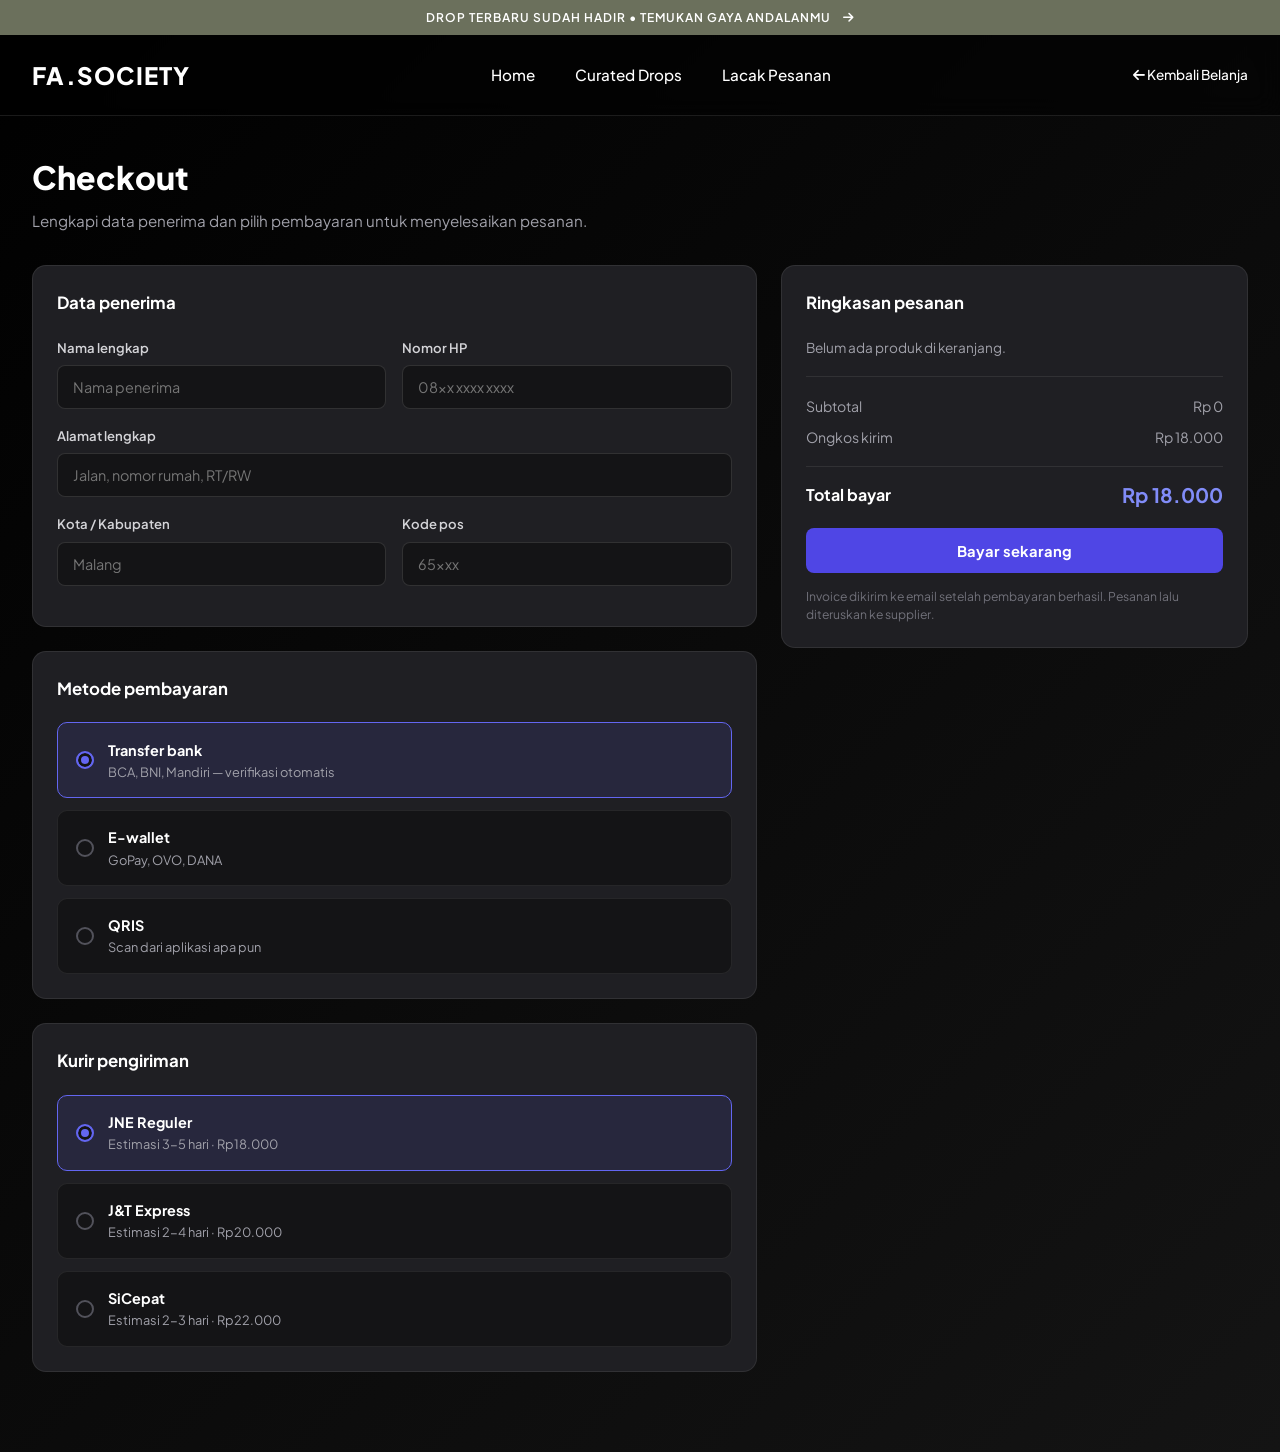
<file: checkout.html>
<!DOCTYPE html>
<html lang="id">
<head>
    <meta charset="UTF-8">
    <meta name="viewport" content="width=device-width, initial-scale=1.0">
    <title>Checkout — FA.SOCIETY</title>
    <link rel="preconnect" href="https://fonts.googleapis.com">
    <link rel="preconnect" href="https://fonts.gstatic.com" crossorigin>
    <link href="https://fonts.googleapis.com/css2?family=Plus+Jakarta+Sans:wght@400;500;600;700;800&display=swap" rel="stylesheet">
    <link rel="stylesheet" href="https://cdnjs.cloudflare.com/ajax/libs/font-awesome/6.4.0/css/all.min.css">
    <link rel="stylesheet" href="style.css">
</head>
<body>

    <!-- HEADER SAMA SEPERTI LANDING PAGE -->
    <header>
        <div class="announcement-bar">
            <p>DROP TERBARU SUDAH HADIR <span>•</span> TEMUKAN GAYA ANDALANMU</p>
            <a href="index.html#products" aria-label="Lihat koleksi terbaru"><i class="fa-solid fa-arrow-right"></i></a>
        </div>
        <div class="container navbar">
            <a href="index.html" class="logo">FA<span>.SOCIETY</span></a>
            <ul class="nav-menu">
                <li><a href="index.html" class="nav-link">Home</a></li>
                <li><a href="index.html#products" class="nav-link">Curated Drops</a></li>
                <li><a href="tracking.html" class="nav-link">Lacak Pesanan</a></li>
            </ul>
            <div class="nav-icons">
                <a href="index.html" class="nav-link" style="font-size: 0.85rem;">
                    <i class="fa-solid fa-arrow-left"></i> Kembali Belanja
                </a>
            </div>
        </div>
    </header>

    <!-- KONTEN CHECKOUT -->
    <main class="page-wrapper">
        <div class="container">
            <div class="page-title-area">
                <h1>Checkout</h1>
                <p>Lengkapi data penerima dan pilih pembayaran untuk menyelesaikan pesanan.</p>
            </div>

            <form id="checkoutForm" class="checkout-grid">
                <!-- KOLOM KIRI -->
                <div class="checkout-left">
                    <!-- Card 1: Data Penerima -->
                    <div class="dark-card">
                        <h3>Data penerima</h3>
                        <div class="form-row">
                            <div class="form-group">
                                <label for="custName">Nama lengkap</label>
                                <input type="text" id="custName" placeholder="Nama penerima" required>
                            </div>
                            <div class="form-group">
                                <label for="custPhone">Nomor HP</label>
                                <input type="tel" id="custPhone" placeholder="08xx xxxx xxxx" required>
                            </div>
                        </div>
                        <div class="form-group">
                            <label for="custAddress">Alamat lengkap</label>
                            <input type="text" id="custAddress" placeholder="Jalan, nomor rumah, RT/RW" required>
                        </div>
                        <div class="form-row">
                            <div class="form-group">
                                <label for="custCity">Kota / Kabupaten</label>
                                <input type="text" id="custCity" placeholder="Malang" required>
                            </div>
                            <div class="form-group">
                                <label for="custPostal">Kode pos</label>
                                <input type="text" id="custPostal" placeholder="65xxx" required>
                            </div>
                        </div>
                    </div>

                    <!-- Card 2: Metode Pembayaran -->
                    <div class="dark-card">
                        <h3>Metode pembayaran</h3>
                        <div class="radio-list">
                            <label class="radio-box active">
                                <input type="radio" name="payment" value="Transfer bank" checked>
                                <span class="custom-radio"></span>
                                <div class="radio-info">
                                    <strong>Transfer bank</strong>
                                    <span>BCA, BNI, Mandiri — verifikasi otomatis</span>
                                </div>
                            </label>
                            <label class="radio-box">
                                <input type="radio" name="payment" value="E-wallet">
                                <span class="custom-radio"></span>
                                <div class="radio-info">
                                    <strong>E-wallet</strong>
                                    <span>GoPay, OVO, DANA</span>
                                </div>
                            </label>
                            <label class="radio-box">
                                <input type="radio" name="payment" value="QRIS">
                                <span class="custom-radio"></span>
                                <div class="radio-info">
                                    <strong>QRIS</strong>
                                    <span>Scan dari aplikasi apa pun</span>
                                </div>
                            </label>
                        </div>
                    </div>

                    <!-- Card 3: Kurir Pengiriman -->
                    <div class="dark-card">
                        <h3>Kurir pengiriman</h3>
                        <div class="radio-list" id="courierList">
                            <label class="radio-box active">
                                <input type="radio" name="courier" value="JNE Reguler" data-cost="18000" checked>
                                <span class="custom-radio"></span>
                                <div class="radio-info">
                                    <strong>JNE Reguler</strong>
                                    <span>Estimasi 3-5 hari · Rp18.000</span>
                                </div>
                            </label>
                            <label class="radio-box">
                                <input type="radio" name="courier" value="J&T Express" data-cost="20000">
                                <span class="custom-radio"></span>
                                <div class="radio-info">
                                    <strong>J&T Express</strong>
                                    <span>Estimasi 2-4 hari · Rp20.000</span>
                                </div>
                            </label>
                            <label class="radio-box">
                                <input type="radio" name="courier" value="SiCepat" data-cost="22000">
                                <span class="custom-radio"></span>
                                <div class="radio-info">
                                    <strong>SiCepat</strong>
                                    <span>Estimasi 2-3 hari · Rp22.000</span>
                                </div>
                            </label>
                        </div>
                    </div>
                </div>

                <!-- KOLOM KANAN: RINGKASAN PESANAN -->
                <div class="checkout-right">
                    <div class="dark-card sticky-card">
                        <h3>Ringkasan pesanan</h3>
                        <div class="summary-items" id="checkoutItems">
                            <!-- Item dari keranjang dirender oleh JS -->
                        </div>

                        <div class="summary-calc">
                            <div class="calc-row">
                                <span>Subtotal</span>
                                <span id="summarySubtotal">Rp0</span>
                            </div>
                            <div class="calc-row">
                                <span>Ongkos kirim</span>
                                <span id="summaryShipping">Rp18.000</span>
                            </div>
                            <div class="calc-total">
                                <span>Total bayar</span>
                                <span id="summaryTotal">Rp0</span>
                            </div>
                        </div>

                        <button type="submit" class="btn-pay">Bayar sekarang</button>
                        <p class="checkout-note">Invoice dikirim ke email setelah pembayaran berhasil. Pesanan lalu diteruskan ke supplier.</p>
                    </div>
                </div>
            </form>
        </div>
    </main>

    <script src="script.js"></script>
</body>
</html>
</file>
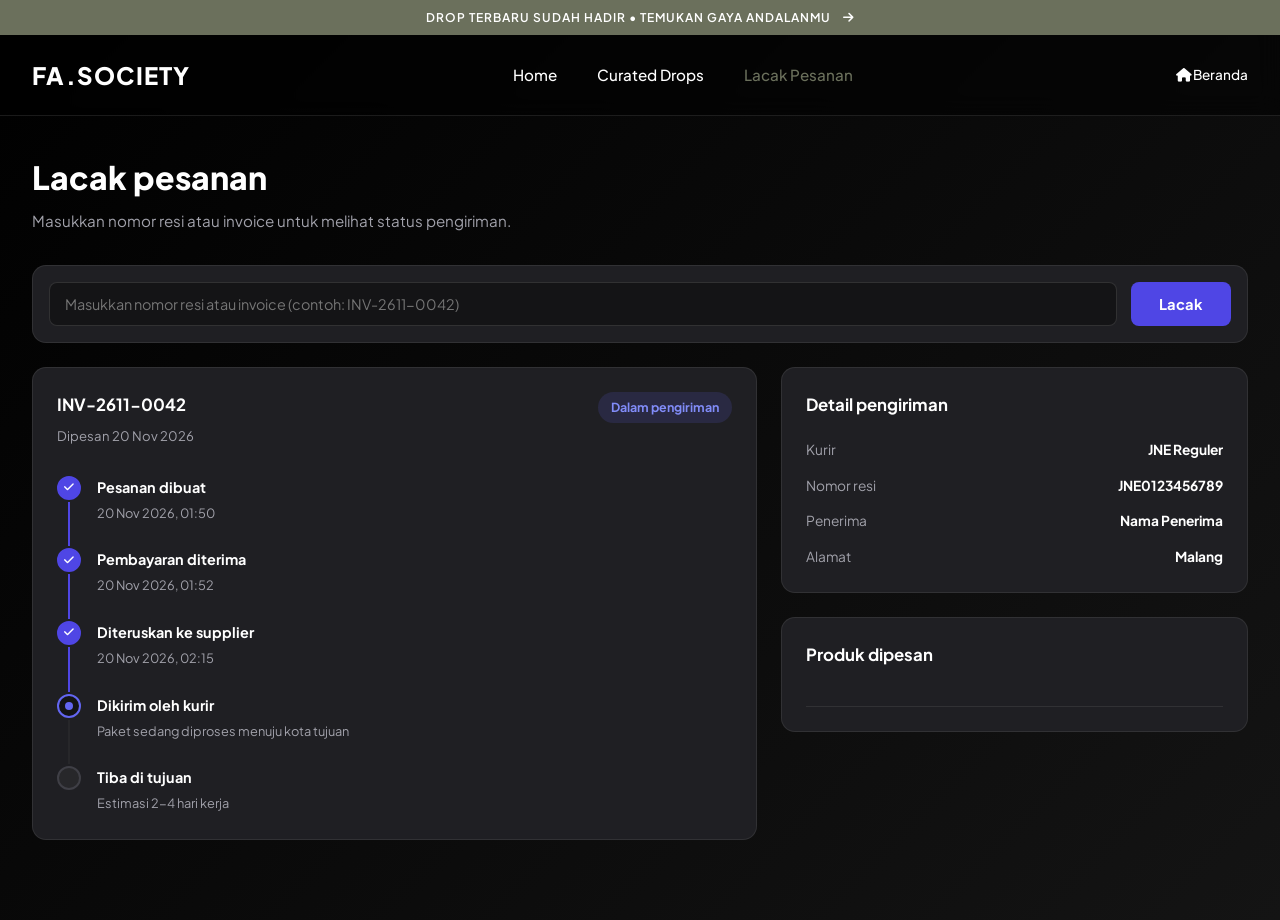
<file: tracking.html>
<!DOCTYPE html>
<html lang="id">
<head>
    <meta charset="UTF-8">
    <meta name="viewport" content="width=device-width, initial-scale=1.0">
    <title>Lacak Pesanan — FA.SOCIETY</title>
    <link rel="preconnect" href="https://fonts.googleapis.com">
    <link rel="preconnect" href="https://fonts.gstatic.com" crossorigin>
    <link href="https://fonts.googleapis.com/css2?family=Plus+Jakarta+Sans:wght@400;500;600;700;800&display=swap" rel="stylesheet">
    <link rel="stylesheet" href="https://cdnjs.cloudflare.com/ajax/libs/font-awesome/6.4.0/css/all.min.css">
    <link rel="stylesheet" href="style.css">
</head>
<body>

    <header>
        <div class="announcement-bar">
            <p>DROP TERBARU SUDAH HADIR <span>•</span> TEMUKAN GAYA ANDALANMU</p>
            <a href="index.html#products" aria-label="Lihat koleksi terbaru"><i class="fa-solid fa-arrow-right"></i></a>
        </div>
        <div class="container navbar">
            <a href="index.html" class="logo">FA<span>.SOCIETY</span></a>
            <ul class="nav-menu">
                <li><a href="index.html" class="nav-link">Home</a></li>
                <li><a href="index.html#products" class="nav-link">Curated Drops</a></li>
                <li><a href="tracking.html" class="nav-link active">Lacak Pesanan</a></li>
            </ul>
            <div class="nav-icons">
                <a href="index.html" class="nav-link" style="font-size: 0.85rem;">
                    <i class="fa-solid fa-house"></i> Beranda
                </a>
            </div>
        </div>
    </header>

    <main class="page-wrapper">
        <div class="container">
            <div class="page-title-area">
                <h1>Lacak pesanan</h1>
                <p>Masukkan nomor resi atau invoice untuk melihat status pengiriman.</p>
            </div>

            <!-- Search Bar Resi -->
            <div class="dark-card track-search-box">
                <input type="text" id="trackingInput" placeholder="Masukkan nomor resi atau invoice (contoh: INV-2611-0042)">
                <button type="button" id="trackBtn" class="btn-pay" style="width: auto; padding: 0.75rem 1.75rem;">Lacak</button>
            </div>

            <!-- PANEL KONTROL STATUS LANGSUNG -->
            <div class="dark-card status-control-card" id="statusControlPanel" style="display: none;">
                <div class="status-control-header">
                    <div>
                        <h3>Update status pesanan</h3>
                        <p>Klik tahap status di bawah untuk memperbarui timeline secara langsung.</p>
                    </div>
                    <span class="status-step-indicator" id="currentStepLabel">Status: Tahap 0/4</span>
                </div>

                <div class="status-note-row">
                    <input type="text" id="statusNoteInput" placeholder="Catatan opsional (contoh: Pembayaran BCA terverifikasi / Paket tiba di Malang)">
                </div>

                <div class="status-btn-group">
                    <button type="button" class="status-step-btn" data-step="0">0. Pesanan dibuat</button>
                    <button type="button" class="status-step-btn" data-step="1">1. Pembayaran diterima</button>
                    <button type="button" class="status-step-btn" data-step="2">2. Diteruskan ke supplier</button>
                    <button type="button" class="status-step-btn" data-step="3">3. Dikirim oleh kurir</button>
                    <button type="button" class="status-step-btn" data-step="4">4. Tiba di tujuan</button>
                </div>
            </div>

            <!-- Grid Hasil Pelacakan -->
            <div class="tracking-grid" id="trackingResult">
                <!-- Kolom Kiri: Timeline -->
                <div class="dark-card">
                    <div class="track-header">
                        <div>
                            <h3 id="trackInvoice" style="margin-bottom: 0.2rem;">INV-2611-0042</h3>
                            <span class="muted-text" id="trackDate">Dipesan 20 Nov 2026</span>
                        </div>
                        <span class="status-badge">Dalam pengiriman</span>
                    </div>

                    <div class="timeline">
                        <div class="timeline-item done">
                            <div class="tl-dot"><i class="fa-solid fa-check"></i></div>
                            <div class="tl-content">
                                <strong>Pesanan dibuat</strong>
                                <span id="tlTime1">20 Nov 2026, 01:50</span>
                            </div>
                        </div>
                        <div class="timeline-item done">
                            <div class="tl-dot"><i class="fa-solid fa-check"></i></div>
                            <div class="tl-content">
                                <strong>Pembayaran diterima</strong>
                                <span id="tlTime2">20 Nov 2026, 01:52</span>
                            </div>
                        </div>
                        <div class="timeline-item done">
                            <div class="tl-dot"><i class="fa-solid fa-check"></i></div>
                            <div class="tl-content">
                                <strong>Diteruskan ke supplier</strong>
                                <span id="tlTime3">20 Nov 2026, 02:15</span>
                            </div>
                        </div>
                        <div class="timeline-item current">
                            <div class="tl-dot"><span class="inner-dot"></span></div>
                            <div class="tl-content">
                                <strong>Dikirim oleh kurir</strong>
                                <span>Paket sedang diproses menuju kota tujuan</span>
                            </div>
                        </div>
                        <div class="timeline-item">
                            <div class="tl-dot"></div>
                            <div class="tl-content">
                                <strong>Tiba di tujuan</strong>
                                <span>Estimasi 2-4 hari kerja</span>
                            </div>
                        </div>
                    </div>
                </div>

                <!-- Kolom Kanan: Detail Pengiriman & Produk -->
                <div class="tracking-right">
                    <div class="dark-card">
                        <h3>Detail pengiriman</h3>
                        <div class="detail-list">
                            <div class="detail-row">
                                <span>Kurir</span>
                                <strong id="detailCourier">JNE Reguler</strong>
                            </div>
                            <div class="detail-row">
                                <span>Nomor resi</span>
                                <strong id="detailResi">JNE0123456789</strong>
                            </div>
                            <div class="detail-row">
                                <span>Penerima</span>
                                <strong id="detailName">Nama Penerima</strong>
                            </div>
                            <div class="detail-row">
                                <span>Alamat</span>
                                <strong id="detailAddress" style="text-align: right; max-width: 60%;">Malang</strong>
                            </div>
                        </div>
                    </div>

                    <div class="dark-card">
                        <h3>Produk dipesan</h3>
                        <div class="summary-items" id="trackedItems">
                            <!-- Item pesanan -->
                        </div>
                    </div>
                </div>
            </div>
        </div>
    </main>

    <script src="script.js"></script>
</body>
</html>
</file>
<file: style.css>
:root {
    --navy: #171717;
    --dark-charcoal: #292929;
    --soft-purple: #6b705c;
    --accent-blue: #ffffff;
    --bg-offwhite: #ffffff;
    --background-color: #ffffff;
    --text-main: #171717;
    --text-muted: #706f6b;
    --white: #ffffff;
    --transition: all 0.3s cubic-bezier(0.4, 0, 0.2, 1);
}

* {
    margin: 0;
    padding: 0;
    box-sizing: border-box;
    font-family: 'Plus Jakarta Sans', sans-serif;
}

body {
    background: linear-gradient(135deg, #000000 0%, #141414 100%);
    color: var(--navy);
    overflow-x: hidden;
    line-height: 1.6;
}

/* Utility classes */
.container {
    max-width: 1280px;
    margin: 0 auto;
    padding: 0 2rem;
}

/* --- ANNOUNCEMENT BAR --- */
.announcement-bar {
    background: var(--soft-purple);
    color: var(--white);
    font-size: 0.75rem;
    font-weight: 600;
    letter-spacing: 1px;
    padding: 0.5rem 1rem;
    display: flex;
    align-items: center;
    justify-content: center;
    gap: 0.75rem;
}

.announcement-bar a {
    color: var(--white);
}

/* --- NAVBAR --- */
header {
    position: fixed;
    top: 0;
    left: 0;
    width: 100%;
    background: rgba(0, 0, 0, 0.5); /* Warna hitam transparan setengah (50%) */
    backdrop-filter: blur(12px);
    -webkit-backdrop-filter: blur(12px);
    z-index: 1000;
    border-bottom: 1px solid rgba(255, 255, 255, 0.1);
    transition: var(--transition);
}

.navbar {
    display: flex;
    align-items: center;
    justify-content: space-between;
    height: 80px;
}

.logo {
    font-size: 1.5rem;
    font-weight: 800;
    color: var(--white);
    letter-spacing: 1px;
    text-decoration: none;
    display: flex;
    align-items: center;
    gap: 0.5px;
}

.logo span {
    color: var(--white);
}

.nav-menu {
    display: flex;
    list-style: none;
    gap: 2.5rem;
}

.nav-link {
    text-decoration: none;
    color: var(--white);
    font-weight: 500;
    font-size: 0.95rem;
    transition: var(--transition);
}

.nav-link:hover, .nav-link.active {
    color: var(--soft-purple);
}

.nav-icons {
    display: flex;
    align-items: center;
    gap: 1.25rem;
}

.icon-btn {
    background: none;
    border: none;
    font-size: 1.15rem;
    color: var(--white);
    cursor: pointer;
    position: relative;
    transition: var(--transition);
}

.icon-btn:hover {
    color: var(--soft-purple);
}

.cart-badge {
    position: absolute;
    top: -8px;
    right: -8px;
    background: var(--soft-purple);
    color: var(--white);
    font-size: 0.7rem;
    font-weight: 700;
    width: 18px;
    height: 18px;
    border-radius: 50%;
    display: flex;
    align-items: center;
    justify-content: center;
}

.hamburger {
    display: none;
    cursor: pointer;
    background: none;
    border: none;
    font-size: 1.5rem;
    color: var(--navy);
}

/* --- HERO SECTION --- */
.hero {
    padding: 9.5rem 0 6rem;
    background: var(--navy);
    position: relative;
    overflow: hidden;
}

.hero-grid {
    display: grid;
    grid-template-columns: 1.1fr 0.9fr;
    align-items: center;
    gap: 4rem;
}

.hero-kicker {
    display: inline-block;
    font-size: 0.8rem;
    font-weight: 700;
    letter-spacing: 1.5px;
    color: var(--accent-blue);
    margin-bottom: 1rem;
}

.hero-content h1 {
    font-size: 3.2rem;
    font-weight: 800;
    color: var(--white);
    line-height: 1.2;
    margin-bottom: 1.5rem;
}

.hero-content h1 span {
    background: linear-gradient(135deg, var(--soft-purple), var(--accent-blue));
    background-clip: text;
    -webkit-background-clip: text;
    -webkit-text-fill-color: transparent;
}

.hero-content p {
    font-size: 1.1rem;
    color: #A1A1AA;
    margin-bottom: 2.5rem;
    max-width: 540px;
}

.hero-btns {
    display: flex;
    gap: 1rem;
}

.hero-note {
    margin-top: 2rem;
    font-size: 0.85rem;
    color: #A1A1AA;
    display: flex;
    align-items: center;
    gap: 0.5rem;
}

.hero-note i {
    color: var(--accent-blue);
}

.btn {
    padding: 0.875rem 2rem;
    border-radius: 50px;
    font-weight: 600;
    font-size: 0.95rem;
    cursor: pointer;
    transition: var(--transition);
    text-decoration: none;
    display: inline-flex;
    align-items: center;
    justify-content: center;
    gap: 0.5rem;
}

.btn-primary {
    background: var(--soft-purple);
    color: var(--white);
    border: 2px solid var(--soft-purple);
}

.btn-primary:hover {
    background: var(--accent-blue);
    border-color: var(--accent-blue);
    transform: translateY(-2px);
}

.btn-outline {
    background: transparent;
    color: var(--white);
    border: 2px solid #52525B;
}

.btn-outline:hover {
    border-color: var(--accent-blue);
    color: var(--accent-blue);
    transform: translateY(-2px);
}

.hero-image-wrapper {
    position: relative;
}

.hero-banner {
    width: 100%;
    height: 440px;
    background: linear-gradient(rgba(15, 15, 15, 0.55), rgba(15, 15, 15, 0.72)),
        url('https://images.pexels.com/photos/34921744/pexels-photo-34921744.jpeg?cs=srgb&dl=pexels-dayvidproductions-34921744.jpg&fm=jpg') center/cover no-repeat;
    border-radius: 24px;
    display: flex;
    align-items: center;
    justify-content: center;
    position: relative;
    box-shadow: 0 20px 40px rgba(0, 0, 0, 0.4);
    overflow: hidden;
    border: 1px solid rgba(255, 255, 255, 0.08);
}

.hero-banner::after {
    content: '';
    position: absolute;
    width: 100%;
    height: 100%;
    background: radial-gradient(circle, rgba(163, 168, 135, 0.2) 0%, transparent 70%);
}

.banner-text {
    color: var(--white);
    text-align: center;
    z-index: 2;
    padding: 2rem;
}

.banner-label {
    font-size: 0.75rem;
    letter-spacing: 2px;
    color: var(--accent-blue);
    font-weight: 700;
}

.banner-text h3 {
    font-size: 2.25rem;
    font-weight: 700;
    margin: 0.75rem 0 1.25rem;
    line-height: 1.2;
}

.banner-text a {
    color: var(--white);
    text-decoration: none;
    font-size: 0.9rem;
    font-weight: 600;
    border-bottom: 1px solid var(--accent-blue);
    padding-bottom: 3px;
}

.banner-index {
    position: absolute;
    bottom: 20px;
    right: 24px;
    font-size: 0.8rem;
    color: #94A3B8;
    z-index: 2;
}

/* --- WHY CHOOSE US --- */
.features {
    padding: 5rem 0;
    background: var(--navy);
}

.section-header {
    text-align: center;
    max-width: 600px;
    margin: 0 auto 4rem;
}

.section-header h2 {
    font-size: 2.25rem;
    font-weight: 800;
    color: var(--white);
    margin-bottom: 1rem;
}

.section-header p {
    color: var(--text-muted);
    font-size: 1rem;
}

.features-grid {
    display: grid;
    grid-template-columns: repeat(3, 1fr);
    gap: 2rem;
}

.feature-card {
    background: var(--bg-offwhite);
    padding: 2.5rem 2rem;
    border-radius: 20px;
    transition: var(--transition);
    border: 1px solid rgba(0,0,0,0.03);
}

.feature-card:hover {
    transform: translateY(-5px);
    box-shadow: 0 15px 30px rgba(0,0,0,0.05);
    background: var(--white);
    border-color: rgba(107, 112, 92, 0.2);
}

.feature-icon {
    width: 60px;
    height: 60px;
    background: rgba(107, 112, 92, 0.12);
    color: var(--soft-purple);
    border-radius: 16px;
    display: flex;
    align-items: center;
    justify-content: center;
    font-size: 1.5rem;
    margin-bottom: 1.5rem;
}

.feature-card h3 {
    font-size: 1.25rem;
    font-weight: 700;
    color: var(--navy);
    margin-bottom: 0.75rem;
}

.feature-card p {
    color: var(--text-muted);
    font-size: 0.95rem;
}

/* --- CURATED DROPS / PRODUCTS --- */
.products-section {
    padding: 5rem 0;
    background: var(--navy);
}

.products-grid {
    display: grid;
    grid-template-columns: repeat(4, 1fr);
    gap: 2rem;
}

.product-card {
    background: var(--white);
    border-radius: 16px;
    overflow: hidden;
    transition: var(--transition);
    border: 1px solid rgba(0,0,0,0.05);
    display: flex;
    flex-direction: column;
}

.product-card:hover {
    transform: translateY(-5px);
    box-shadow: 0 15px 30px rgba(11, 19, 43, 0.08);
}

.product-image-container {
    position: relative;
    height: 260px;
    background: #E2E8F0;
    overflow: hidden;
}

.product-image-container img {
    width: 100%;
    height: 100%;
    object-fit: cover;
    transition: transform 0.5s ease;
}

.product-card:hover .product-image-container img {
    transform: scale(1.05);
}

.product-tag {
    position: absolute;
    top: 12px;
    left: 12px;
    background: var(--navy);
    color: var(--white);
    font-size: 0.7rem;
    font-weight: 700;
    padding: 4px 10px;
    border-radius: 30px;
    text-transform: uppercase;
    letter-spacing: 0.5px;
    z-index: 2;
}

.product-tag.discount {
    background: #E63946;
}

.product-content {
    padding: 1.5rem;
    display: flex;
    flex-direction: column;
    flex-grow: 1;
}

.product-category {
    font-size: 0.8rem;
    font-weight: 600;
    color: var(--soft-purple);
    text-transform: uppercase;
    letter-spacing: 0.5px;
    margin-bottom: 0.35rem;
}

.product-title {
    font-size: 1.05rem;
    font-weight: 700;
    color: var(--navy);
    margin-bottom: 0.75rem;
    text-decoration: none;
}

.product-footer {
    display: flex;
    align-items: center;
    justify-content: space-between;
    margin-top: auto;
    padding-top: 1rem;
    border-top: 1px solid #F1F5F9;
}

.product-price {
    font-weight: 800;
    font-size: 1.1rem;
    color: var(--navy);
}

.add-to-cart-btn {
    background: var(--navy);
    color: var(--white);
    border: none;
    width: 38px;
    height: 38px;
    border-radius: 50%;
    display: flex;
    align-items: center;
    justify-content: center;
    cursor: pointer;
    transition: var(--transition);
}

.add-to-cart-btn:hover {
    background: var(--soft-purple);
    transform: scale(1.1);
}

/* --- SHOPPING CART MODAL --- */
.cart-modal {
    position: fixed;
    top: 0;
    right: -400px;
    width: 400px;
    height: 100vh;
    background: var(--white);
    box-shadow: -10px 0 30px rgba(0,0,0,0.1);
    z-index: 1100;
    transition: right 0.4s cubic-bezier(0.4, 0, 0.2, 1);
    display: flex;
    flex-direction: column;
}

.cart-modal.open {
    right: 0;
}

.cart-overlay {
    position: fixed;
    inset: 0;
    background: rgba(0, 0, 0, 0.65);
    backdrop-filter: blur(4px);
    z-index: 1100;
    display: none;
}

.cart-overlay.active {
    display: block;
}

.cart-modal {
    position: fixed;
    top: 0;
    right: -420px;
    width: 100%;
    max-width: 400px;
    height: 100vh;
    background: #171717;
    border-left: 1px solid rgba(255, 255, 255, 0.1);
    z-index: 1200;
    padding: 1.5rem;
    display: flex;
    flex-direction: column;
    justify-content: space-between;
    transition: right 0.3s ease;
}

.cart-modal.active {
    right: 0;
}

.cart-overlay.open {
    opacity: 1;
    visibility: visible;
}

.cart-header {
    padding: 1.5rem 2rem;
    border-bottom: 1px solid #E2E8F0;
    display: flex;
    align-items: center;
    justify-content: space-between;
}

.cart-header h3 {
    font-size: 1.25rem;
    font-weight: 700;
    color: var(--navy);
}

.close-cart {
    background: none;
    border: none;
    font-size: 1.25rem;
    color: var(--text-muted);
    cursor: pointer;
    transition: var(--transition);
}

.close-cart:hover {
    color: var(--navy);
}

.cart-items {
    flex-grow: 1;
    overflow-y: auto;
    padding: 1.5rem 2rem;
    display: flex;
    flex-direction: column;
    gap: 1.25rem;
}

.cart-item {
    display: flex;
    align-items: center;
    gap: 1rem;
    padding-bottom: 1rem;
    border-bottom: 1px solid #F1F5F9;
}

.cart-item-img {
    width: 70px;
    height: 70px;
    border-radius: 12px;
    object-fit: cover;
    background: #E2E8F0;
}

.cart-item-details {
    flex-grow: 1;
}

.cart-item-title {
    font-size: 0.95rem;
    font-weight: 600;
    color: var(--navy);
    margin-bottom: 0.25rem;
}

.cart-item-price {
    font-size: 0.9rem;
    font-weight: 700;
    color: var(--soft-purple);
}

.remove-item {
    background: none;
    border: none;
    color: #EF4444;
    cursor: pointer;
    font-size: 0.95rem;
    transition: var(--transition);
}

.remove-item:hover {
    color: #DC2626;
}

.cart-footer {
    padding: 1.5rem 2rem;
    border-top: 1px solid #E2E8F0;
    background: var(--bg-offwhite);
}

.cart-total {
    display: flex;
    justify-content: space-between;
    align-items: center;
    margin-bottom: 1.25rem;
    font-size: 1.1rem;
    font-weight: 700;
    color: var(--navy);
}

.checkout-btn {
    width: 100%;
    background: #25D366;
    color: var(--white);
    border: none;
    padding: 1rem;
    border-radius: 12px;
    font-weight: 700;
    font-size: 1rem;
    cursor: pointer;
    transition: var(--transition);
    display: flex;
    align-items: center;
    justify-content: center;
    gap: 0.75rem;
    text-decoration: none;
}

.checkout-btn:hover {
    background: #20BA5A;
    transform: translateY(-2px);
    box-shadow: 0 10px 20px rgba(37, 211, 102, 0.2);
}

.empty-cart {
    text-align: center;
    color: var(--text-muted);
    margin-top: 3rem;
}

.empty-cart i {
    font-size: 3rem;
    margin-bottom: 1rem;
    color: #CBD5E1;
}

/* --- FOOTER --- */
footer {
    background: var(--navy);
    color: var(--white);
    padding: 4rem 0 2rem;
}

.footer-grid {
    display: grid;
    grid-template-columns: 2fr 1fr 1fr 1.5fr;
    gap: 3rem;
    margin-bottom: 3rem;
}

.footer-brand .logo {
    color: var(--white);
    margin-bottom: 1rem;
}

.footer-brand p {
    color: #94A3B8;
    font-size: 0.95rem;
    max-width: 320px;
    margin-bottom: 1.5rem;
}

.social-links {
    display: flex;
    gap: 1rem;
}

.social-link {
    width: 40px;
    height: 40px;
    background: rgba(255, 255, 255, 0.05);
    border-radius: 50%;
    display: flex;
    align-items: center;
    justify-content: center;
    color: var(--white);
    text-decoration: none;
    transition: var(--transition);
}

.social-link:hover {
    background: var(--soft-purple);
    transform: translateY(-3px);
}

.footer-links h4 {
    font-size: 1.1rem;
    font-weight: 700;
    margin-bottom: 1.25rem;
    color: var(--white);
}

.footer-links ul {
    list-style: none;
    display: flex;
    flex-direction: column;
    gap: 0.75rem;
}

.footer-links a {
    text-decoration: none;
    color: #94A3B8;
    font-size: 0.95rem;
    transition: var(--transition);
}

.footer-links a:hover {
    color: var(--white);
    padding-left: 5px;
}

.footer-bottom {
    padding-top: 2rem;
    border-top: 1px solid rgba(255, 255, 255, 0.1);
    display: flex;
    justify-content: space-between;
    align-items: center;
    color: #94A3B8;
    font-size: 0.9rem;
}

/* --- RESPONSIVE DESIGN --- */
@media (max-width: 1024px) {
    .hero-grid {
        grid-template-columns: 1fr;
        text-align: center;
        gap: 3rem;
    }
    .hero-content p {
        margin: 0 auto 2.5rem;
    }
    .hero-btns, .hero-note {
        justify-content: center;
    }
    .products-grid {
        grid-template-columns: repeat(2, 1fr);
    }
    .features-grid {
        grid-template-columns: 1fr;
    }
    .footer-grid {
        grid-template-columns: 1fr 1fr;
        gap: 2rem;
    }
}

@media (max-width: 768px) {
    .nav-menu {
        position: fixed;
        top: 80px;
        left: -100%;
        width: 100%;
        height: calc(100vh - 80px);
        background: var(--white);
        flex-direction: column;
        align-items: center;
        justify-content: center;
        gap: 2rem;
        transition: var(--transition);
        box-shadow: 0 10px 20px rgba(0,0,0,0.05);
    }
    .nav-menu.active {
        left: 0;
    }
    .hamburger {
        display: block;
    }
    .hero-content h1 {
        font-size: 2.5rem;
    }
    .products-grid {
        grid-template-columns: 1fr;
    }
    .footer-grid {
        grid-template-columns: 1fr;
    }
    .footer-bottom {
        flex-direction: column;
        gap: 1rem;
        text-align: center;
    }
    .cart-modal {
        width: 100%;
        right: -100%;
    }
}
/* =========================================================
   CHECKOUT & TRACKING PAGES (DARK THEME MATCHING LANDING)
========================================================= */
.page-wrapper {
    padding: 9.5rem 0 5rem;
    min-height: 100vh;
}

.page-title-area {
    margin-bottom: 2rem;
}

.page-title-area h1 {
    font-size: 2rem;
    font-weight: 800;
    color: #ffffff;
    margin-bottom: 0.35rem;
}

.page-title-area p {
    color: #a1a1aa;
    font-size: 0.95rem;
}

/* Grid Utama */
.checkout-grid,
.tracking-grid {
    display: grid;
    grid-template-columns: 1.55fr 1fr;
    gap: 1.5rem;
    align-items: start;
}

.checkout-left,
.tracking-right {
    display: flex;
    flex-direction: column;
    gap: 1.5rem;
}

/* Card Gelap Elegan */
.dark-card {
    background: #1f1f23;
    border: 1px solid rgba(255, 255, 255, 0.08);
    border-radius: 14px;
    padding: 1.5rem;
}

.dark-card h3 {
    font-size: 1.05rem;
    font-weight: 700;
    color: #ffffff;
    margin-bottom: 1.25rem;
}

.sticky-card {
    position: sticky;
    top: 110px;
}

/* Form Input */
.form-row {
    display: grid;
    grid-template-columns: 1fr 1fr;
    gap: 1rem;
}

.form-group {
    margin-bottom: 1rem;
}

.form-group:last-child {
    margin-bottom: 0;
}

.form-group label {
    display: block;
    font-size: 0.82rem;
    font-weight: 600;
    color: #d4d4d8;
    margin-bottom: 0.45rem;
}

.form-group input,
.track-search-box input {
    width: 100%;
    background: #141416;
    border: 1px solid rgba(255, 255, 255, 0.12);
    border-radius: 8px;
    padding: 0.75rem 0.95rem;
    color: #ffffff;
    font-family: inherit;
    font-size: 0.9rem;
    transition: 0.2s ease;
}

.form-group input:focus,
.track-search-box input:focus {
    outline: none;
    border-color: #6366f1;
    box-shadow: 0 0 0 3px rgba(99, 102, 241, 0.15);
}

/* Radio Card (Pembayaran & Kurir) */
.radio-list {
    display: flex;
    flex-direction: column;
    gap: 0.75rem;
}

.radio-box {
    display: flex;
    align-items: center;
    gap: 0.9rem;
    padding: 0.95rem 1.1rem;
    border-radius: 10px;
    background: #141416;
    border: 1px solid rgba(255, 255, 255, 0.08);
    cursor: pointer;
    transition: 0.2s ease;
}

.radio-box input[type="radio"] {
    display: none;
}

.custom-radio {
    width: 18px;
    height: 18px;
    border-radius: 50%;
    border: 2px solid #52525b;
    display: inline-flex;
    align-items: center;
    justify-content: center;
    flex-shrink: 0;
}

.radio-box.active {
    background: rgba(99, 102, 241, 0.12);
    border-color: #6366f1;
}

.radio-box.active .custom-radio {
    border-color: #6366f1;
    background: #6366f1;
    box-shadow: inset 0 0 0 3px #141416;
}

.radio-info {
    display: flex;
    flex-direction: column;
}

.radio-info strong {
    font-size: 0.9rem;
    color: #ffffff;
}

.radio-info span {
    font-size: 0.8rem;
    color: #a1a1aa;
}

/* Ringkasan Pesanan */
.summary-items {
    display: flex;
    flex-direction: column;
    gap: 0.9rem;
    padding-bottom: 1.1rem;
    border-bottom: 1px solid rgba(255, 255, 255, 0.08);
}

.summary-item {
    display: flex;
    align-items: center;
    justify-content: space-between;
    gap: 0.75rem;
}

.summary-item-left {
    display: flex;
    align-items: center;
    gap: 0.75rem;
}

.item-icon-box {
    width: 40px;
    height: 40px;
    border-radius: 8px;
    background: rgba(99, 102, 241, 0.14);
    color: #818cf8;
    display: flex;
    align-items: center;
    justify-content: center;
    font-size: 1rem;
}

.summary-item-info strong {
    display: block;
    font-size: 0.88rem;
    color: #ffffff;
}

.summary-item-info span {
    font-size: 0.78rem;
    color: #a1a1aa;
}

.summary-item-price {
    font-size: 0.88rem;
    font-weight: 700;
    color: #ffffff;
}

.summary-calc {
    padding: 1.1rem 0;
    display: flex;
    flex-direction: column;
    gap: 0.55rem;
}

.calc-row {
    display: flex;
    justify-content: space-between;
    font-size: 0.88rem;
    color: #a1a1aa;
}

.calc-total {
    display: flex;
    justify-content: space-between;
    align-items: center;
    margin-top: 0.5rem;
    padding-top: 0.75rem;
    border-top: 1px solid rgba(255, 255, 255, 0.08);
    font-weight: 700;
    color: #ffffff;
}

.calc-total span:last-child {
    font-size: 1.25rem;
    color: #818cf8;
}

.btn-pay {
    width: 100%;
    padding: 0.85rem 1.25rem;
    background: #4f46e5;
    color: #ffffff;
    border: none;
    border-radius: 8px;
    font-family: inherit;
    font-size: 0.92rem;
    font-weight: 700;
    cursor: pointer;
    transition: 0.2s ease;
}

.btn-pay:hover {
    background: #4338ca;
}

.checkout-note {
    font-size: 0.76rem;
    color: #71717a;
    margin-top: 0.85rem;
    line-height: 1.5;
}

/* Halaman Lacak Pesanan */
.track-search-box {
    display: flex;
    gap: 0.85rem;
    margin-bottom: 1.5rem;
    padding: 1rem;
}

.track-header {
    display: flex;
    justify-content: space-between;
    align-items: flex-start;
    margin-bottom: 1.75rem;
}

.muted-text {
    font-size: 0.82rem;
    color: #a1a1aa;
}

.status-badge {
    background: rgba(99, 102, 241, 0.15);
    color: #818cf8;
    font-size: 0.78rem;
    font-weight: 700;
    padding: 0.35rem 0.8rem;
    border-radius: 99px;
}

.timeline {
    display: flex;
    flex-direction: column;
    gap: 1.5rem;
    position: relative;
}

.timeline-item {
    display: flex;
    gap: 1rem;
    position: relative;
}

.timeline-item:not(:last-child)::after {
    content: "";
    position: absolute;
    left: 11px;
    top: 26px;
    bottom: -22px;
    width: 2px;
    background: #27272a;
}

.timeline-item.done:not(:last-child)::after {
    background: #4f46e5;
}

.tl-dot {
    width: 24px;
    height: 24px;
    border-radius: 50%;
    background: #27272a;
    border: 2px solid #3f3f46;
    display: flex;
    align-items: center;
    justify-content: center;
    font-size: 0.7rem;
    color: #ffffff;
    flex-shrink: 0;
    z-index: 1;
}

.timeline-item.done .tl-dot {
    background: #4f46e5;
    border-color: #4f46e5;
}

.timeline-item.current .tl-dot {
    background: #141416;
    border-color: #6366f1;
}

.inner-dot {
    width: 8px;
    height: 8px;
    border-radius: 50%;
    background: #6366f1;
}

.tl-content strong {
    display: block;
    font-size: 0.9rem;
    color: #ffffff;
}

.tl-content span {
    font-size: 0.8rem;
    color: #a1a1aa;
}

.detail-list {
    display: flex;
    flex-direction: column;
    gap: 0.85rem;
}

.detail-row {
    display: flex;
    justify-content: space-between;
    font-size: 0.86rem;
}

.detail-row span {
    color: #a1a1aa;
}

.detail-row strong {
    color: #ffffff;
}

@media (max-width: 768px) {
    .checkout-grid,
    .tracking-grid,
    .form-row {
        grid-template-columns: 1fr;
    }
    .track-search-box {
        flex-direction: column;
    }
}

/* =========================================================
   PANEL TOMBOL GANTI STATUS LANGSUNG (TRACKING.HTML)
========================================================= */
.status-control-card {
    margin-bottom: 1.5rem;
}

.status-control-header {
    display: flex;
    justify-content: space-between;
    align-items: flex-start;
    gap: 1rem;
    margin-bottom: 1rem;
}

.status-control-header h3 {
    margin-bottom: 0.25rem;
}

.status-control-header p {
    font-size: 0.84rem;
    color: #a1a1aa;
}

.status-step-indicator {
    background: rgba(255, 255, 255, 0.06);
    border: 1px solid rgba(255, 255, 255, 0.12);
    color: #e4e4e7;
    font-size: 0.78rem;
    font-weight: 700;
    padding: 0.35rem 0.75rem;
    border-radius: 99px;
    white-space: nowrap;
}

.status-note-row {
    margin-bottom: 1rem;
}

.status-note-row input {
    width: 100%;
    background: #141416;
    border: 1px solid rgba(255, 255, 255, 0.12);
    border-radius: 8px;
    padding: 0.65rem 0.9rem;
    color: #ffffff;
    font-family: inherit;
    font-size: 0.86rem;
}

.status-note-row input:focus {
    outline: none;
    border-color: #6366f1;
}

.status-btn-group {
    display: flex;
    flex-wrap: wrap;
    gap: 0.6rem;
}

.status-step-btn {
    background: #141416;
    color: #d4d4d8;
    border: 1px solid rgba(255, 255, 255, 0.12);
    border-radius: 8px;
    padding: 0.6rem 0.9rem;
    font-family: inherit;
    font-size: 0.82rem;
    font-weight: 600;
    cursor: pointer;
    transition: 0.2s ease;
}

.status-step-btn:hover {
    border-color: #6366f1;
    color: #ffffff;
}

.status-step-btn.active {
    background: #4f46e5;
    border-color: #6366f1;
    color: #ffffff;
}

@media (max-width: 768px) {
    .status-control-header {
        flex-direction: column;
    }
    .status-btn-group {
        flex-direction: column;
    }
    .status-step-btn {
        width: 100%;
        text-align: left;
    }
}
</file>
